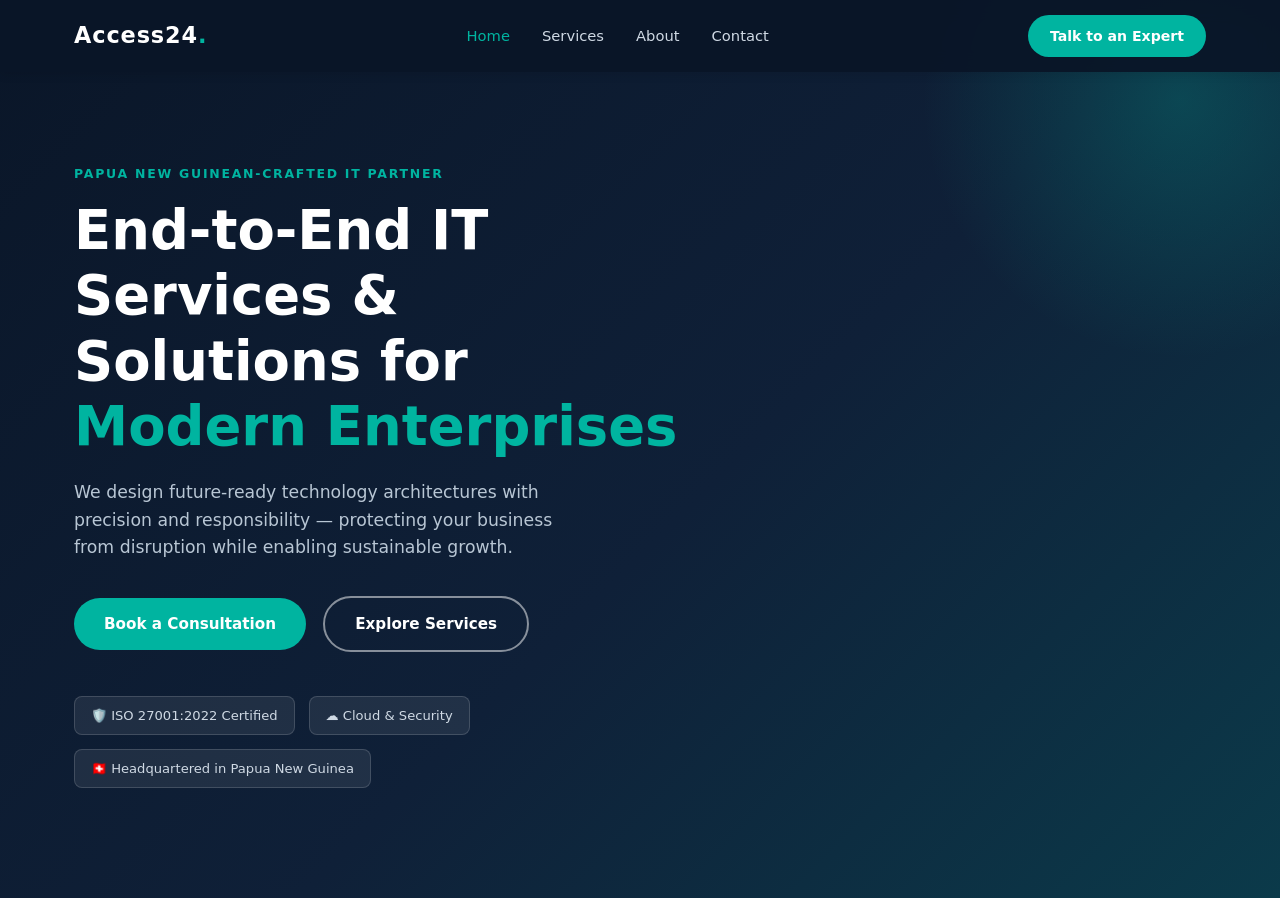
<file: Accee24-website/index.html>
<!DOCTYPE html>
<html lang="en">
<head>
<meta charset="UTF-8">
<meta name="viewport" content="width=device-width, initial-scale=1.0">
<title>NEXA — End-to-End IT Services &amp; Solutions</title>
<meta name="description" content="Access24 is a Papua New Guinean-crafted IT partner delivering IT advisory, cybersecurity, managed services, cloud infrastructure, and software solutions for modern enterprises.">
<link rel="stylesheet" href="styles.css">
</head>
<body>

<!-- ==================== HEADER ==================== -->
<header>
  <div class="container nav">
    <a href="index.html" class="logo">Access24<span>.</span></a>
    <nav>
      <ul class="nav-links" id="navLinks">
        <li><a href="index.html" class="active">Home</a></li>
        <li><a href="services.html">Services</a></li>
        <li><a href="about.html">About</a></li>
        <li><a href="contact.html">Contact</a></li>
      </ul>
    </nav>
    <a href="contact.html" class="btn btn-primary nav-cta">Talk to an Expert</a>
    <button class="burger" id="burgerBtn" aria-label="Menu">
      <span></span><span></span><span></span>
    </button>
  </div>
</header>

<main>
<!-- ==================== HERO ==================== -->
<section class="hero">
  <div class="container hero-grid">
    <div class="hero-content">
      <span class="eyebrow" style="color:var(--teal)">Papua New Guinean-Crafted IT Partner</span>
      <h1>End-to-End IT Services &amp; Solutions for <em>Modern Enterprises</em></h1>
      <p>We design future-ready technology architectures with precision and responsibility — protecting your business from disruption while enabling sustainable growth.</p>
      <a href="contact.html" class="btn btn-primary">Book a Consultation</a>
      <a href="services.html" class="btn btn-outline">Explore Services</a>
      <div class="hero-badges">
        <span class="badge">🛡️ ISO 27001:2022 Certified</span>
        <span class="badge">☁️ Cloud &amp; Security</span>
        <span class="badge">🇨🇭 Headquartered in Papua New Guinea</span>
      </div>
    </div>
    <div class="hero-card reveal">
      <h3>Trusted at Scale</h3>
      <div class="stat-row">
        <div><div class="stat-num" data-count="1000" data
</file>
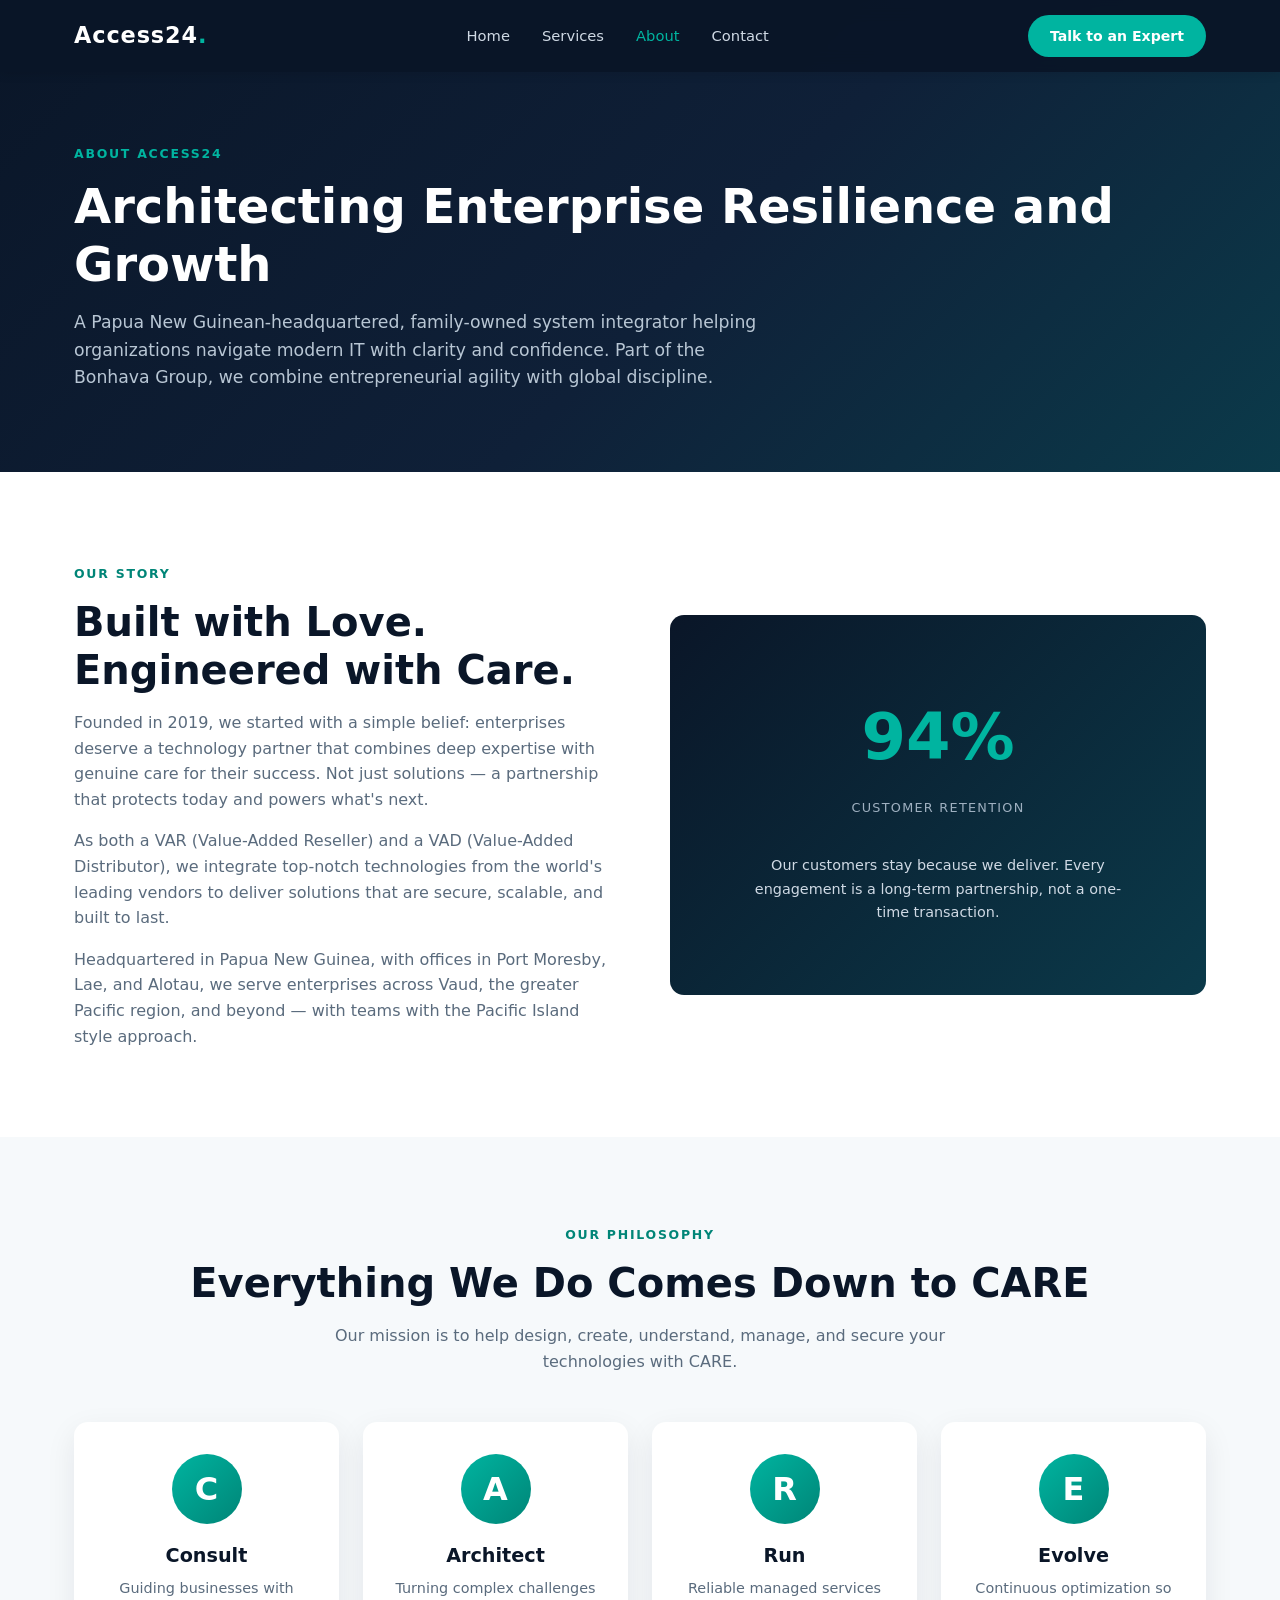
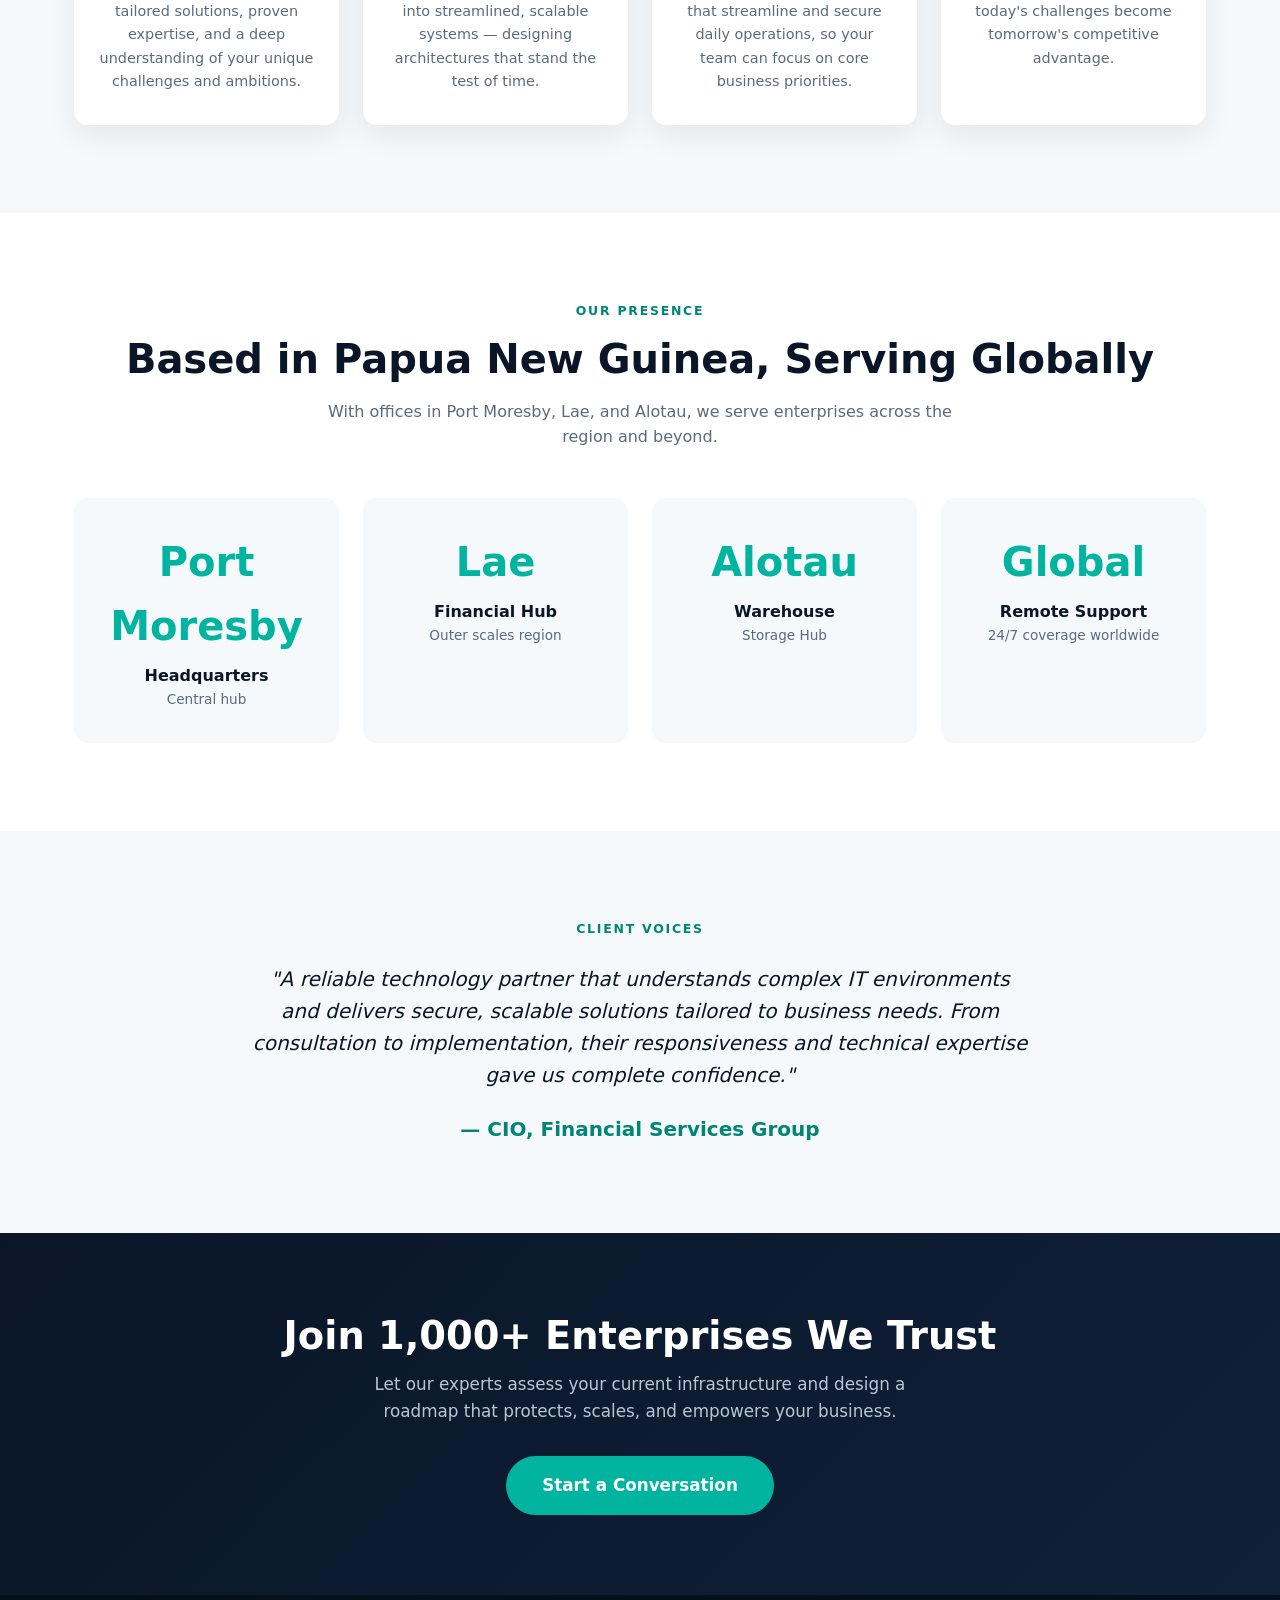
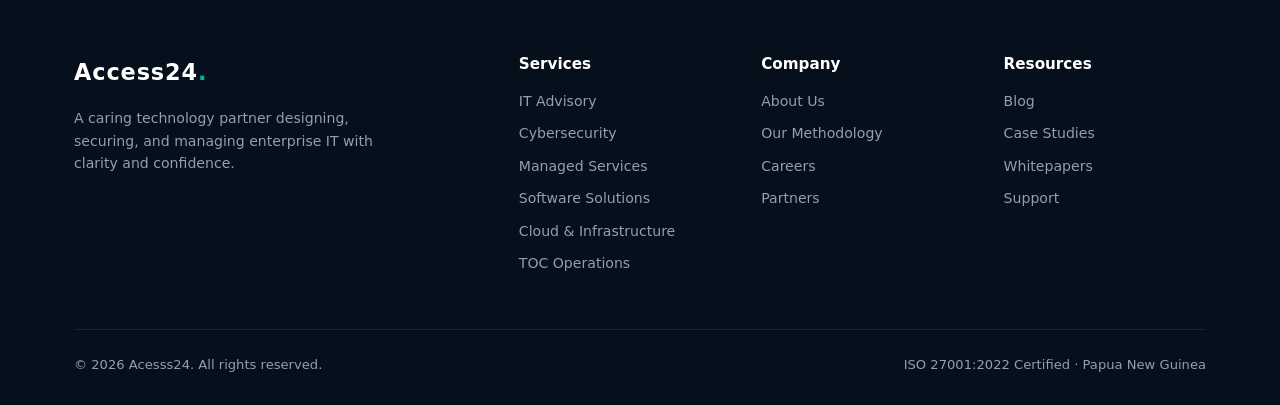
<file: Accee24-website/about.html>
<!DOCTYPE html>
<html lang="en">
<head>
<meta charset="UTF-8">
<meta name="viewport" content="width=device-width, initial-scale=1.0">
<title>About Us — Access24</title>
<meta name="description" content="Learn about Access24 — a Papua New Guinean-crafted IT partner founded in 2020. We combine entrepreneurial agility with disciplined world-class reach to deliver secure, scalable solutions.">
<link rel="stylesheet" href="styles.css">
</head>
<body>

<!-- ==================== HEADER ==================== -->
<header>
  <div class="container nav">
    <a href="index.html" class="logo">Access24<span>.</span></a>
    <nav>
      <ul class="nav-links" id="navLinks">
        <li><a href="index.html">Home</a></li>
        <li><a href="services.html">Services</a></li>
        <li><a href="about.html" class="active">About</a></li>
        <li><a href="contact.html">Contact</a></li>
      </ul>
    </nav>
    <a href="contact.html" class="btn btn-primary nav-cta">Talk to an Expert</a>
    <button class="burger" id="burgerBtn" aria-label="Menu">
      <span></span><span></span><span></span>
    </button>
  </div>
</header>

<main>
<!-- ==================== PAGE HERO ==================== -->
<section class="page-hero">
  <div class="container">
    <span class="eyebrow" style="color:var(--teal)">About Access24</span>
    <h1>Architecting Enterprise Resilience and Growth</h1>
    <p style="color:#b8c6d4;max-width:700px;margin-top:16px;font-size:1.08rem">A Papua New Guinean-headquartered, family-owned system integrator helping organizations navigate modern IT with clarity and confidence. Part of the Bonhava Group, we combine entrepreneurial agility with global discipline.</p>
  </div>
</section>

<!-- ==================== OUR STORY ==================== -->
<section class="about-story">
  <div class="container split">
    <div>
      <span class="eyebrow">Our Story</span>
      <h2 class="section-title">Built with Love. Engineered with Care.</h2>
      <p style="color:var(--muted);margin-bottom:16px">Founded in 2019, we started with a simple belief: enterprises deserve a technology partner that combines deep expertise with genuine care for their success. Not just solutions — a partnership that protects today and powers what's next.</p>
      <p style="color:var(--muted);margin-bottom:16px">As both a VAR (Value-Added Reseller) and a VAD (Value-Added Distributor), we integrate top-notch technologies from the world's leading vendors to deliver solutions that are secure, scalable, and built to last.</p>
      <p style="color:var(--muted)">Headquartered in Papua New Guinea, with offices in Port Moresby, Lae, and Alotau, we serve enterprises across Vaud, the greater Pacific region, and beyond — with teams with the Pacific Island style approach.</p>
    </div>
    <div class="visual reveal">
      <div class="big" data-count="94" data-suffix="%">0</div>
      <div style="letter-spacing:0.1em;text-transform:uppercase;font-size:0.8rem;color:#9fb0c0">Customer Retention</div>
      <div style="margin-top:26px;font-size:0.9rem;color:#cfd9e4;padding:0 40px;text-align:center">Our customers stay because we deliver. Every engagement is a long-term partnership, not a one-time transaction.</div>
    </div>
  </div>
</section>

<!-- ==================== CARE FRAMEWORK ==================== -->
<section class="care-section">
  <div class="container">
    <span class="eyebrow" style="display:block;text-align:center">Our Philosophy</span>
    <h2 class="section-title" style="text-align:center">Everything We Do Comes Down to CARE</h2>
    <p class="section-sub" style="text-align:center;margin-left:auto;margin-right:auto">Our mission is to help design, create, understand, manage, and secure your technologies with CARE.</p>
    <div class="care-grid">
      <div class="care-card reveal">
        <div class="care-letter">C</div>
        <h3>Consult</h3>
        <p>Guiding businesses with tailored solutions, proven expertise, and a deep understanding of your unique challenges and ambitions.</p>
      </div>
      <div class="care-card reveal">
        <div class="care-letter">A</div>
        <h3>Architect</h3>
        <p>Turning complex challenges into streamlined, scalable systems — designing architectures that stand the test of time.</p>
      </div>
      <div class="care-card reveal">
        <div class="care-letter">R</div>
        <h3>Run</h3>
        <p>Reliable managed services that streamline and secure daily operations, so your team can focus on core business priorities.</p>
      </div>
      <div class="care-card reveal">
        <div class="care-letter">E</div>
        <h3>Evolve</h3>
        <p>Continuous optimization so today's challenges become tomorrow's competitive advantage.</p>
      </div>
    </div>
  </div>
</section>

<!-- ==================== LOCATIONS & STATS ==================== -->
<section class="locations-section">
  <div class="container">
    <span class="eyebrow" style="display:block;text-align:center">Our Presence</span>
    <h2 class="section-title" style="text-align:center">Based in Papua New Guinea, Serving Globally</h2>
    <p class="section-sub" style="text-align:center;margin-left:auto;margin-right:auto">With offices in Port Moresby, Lae, and Alotau, we serve enterprises across the region and beyond.</p>
    <div class="stats-grid">
      <div class="stat-card reveal">
        <div class="stat-big">Port Moresby</div>
        <h4>Headquarters</h4>
        <p>Central hub</p>
      </div>
      <div class="stat-card reveal">
        <div class="stat-big">Lae</div>
        <h4>Financial Hub</h4>
        <p>Outer scales region</p>
      </div>
      <div class="stat-card reveal">
        <div class="stat-big">Alotau</div>
        <h4>Warehouse</h4>
        <p>Storage Hub</p>
      </div>
      <div class="stat-card reveal">
        <div class="stat-big">Global</div>
        <h4>Remote Support</h4>
        <p>24/7 coverage worldwide</p>
      </div>
    </div>
  </div>
</section>

<!-- ==================== TESTIMONIAL ==================== -->
<section class="quote-section">
  <div class="container">
    <span class="eyebrow" style="display:block;text-align:center">Client Voices</span>
    <blockquote>
      "A reliable technology partner that understands complex IT environments and delivers secure, scalable solutions tailored to business needs. From consultation to implementation, their responsiveness and technical expertise gave us complete confidence."
      <cite>— CIO, Financial Services Group</cite>
    </blockquote>
  </div>
</section>

<!-- ==================== CTA ==================== -->
<section class="cta-banner">
  <div class="container" style="text-align:center">
    <h2 style="color:#fff;font-size:clamp(1.6rem,3.2vw,2.4rem);margin-bottom:12px">Join 1,000+ Enterprises We Trust</h2>
    <p style="color:#b8c6d4;max-width:560px;margin:0 auto 32px;font-size:1.05rem">Let our experts assess your current infrastructure and design a roadmap that protects, scales, and empowers your business.</p>
    <a href="contact.html" class="btn btn-primary" style="font-size:1.05rem;padding:16px 36px">Start a Conversation</a>
  </div>
</section>
</main>

<!-- ==================== FOOTER ==================== -->
<footer>
  <div class="container">
    <div class="footer-grid">
      <div>
        <a href="index.html" class="logo">Access24<span>.</span></a>
        <p style="margin-top:16px;font-size:0.88rem;max-width:300px">A caring technology partner designing, securing, and managing enterprise IT with clarity and confidence.</p>
      </div>
      <div>
        <h4>Services</h4>
        <ul>
          <li><a href="services.html">IT Advisory</a></li>
          <li><a href="services.html">Cybersecurity</a></li>
          <li><a href="services.html">Managed Services</a></li>
          <li><a href="services.html">Software Solutions</a></li>
          <li><a href="services.html">Cloud &amp; Infrastructure</a></li>
          <li><a href="services.html">TOC Operations</a></li>
        </ul>
      </div>
      <div>
        <h4>Company</h4>
        <ul>
          <li><a href="about.html">About Us</a></li>
          <li><a href="about.html">Our Methodology</a></li>
          <li><a href="about.html">Careers</a></li>
          <li><a href="about.html">Partners</a></li>
        </ul>
      </div>
      <div>
        <h4>Resources</h4>
        <ul>
          <li><a href="#">Blog</a></li>
          <li><a href="#">Case Studies</a></li>
          <li><a href="#">Whitepapers</a></li>
          <li><a href="contact.html">Support</a></li>
        </ul>
      </div>
    </div>
    <div class="footer-bottom">
      <span>© <span id="yr"></span> Acesss24. All rights reserved.</span>
      <span>ISO 27001:2022 Certified · Papua New Guinea</span>
    </div>
  </div>
</footer>

<script src="script.js"></script>
</body>
</html>
</file>
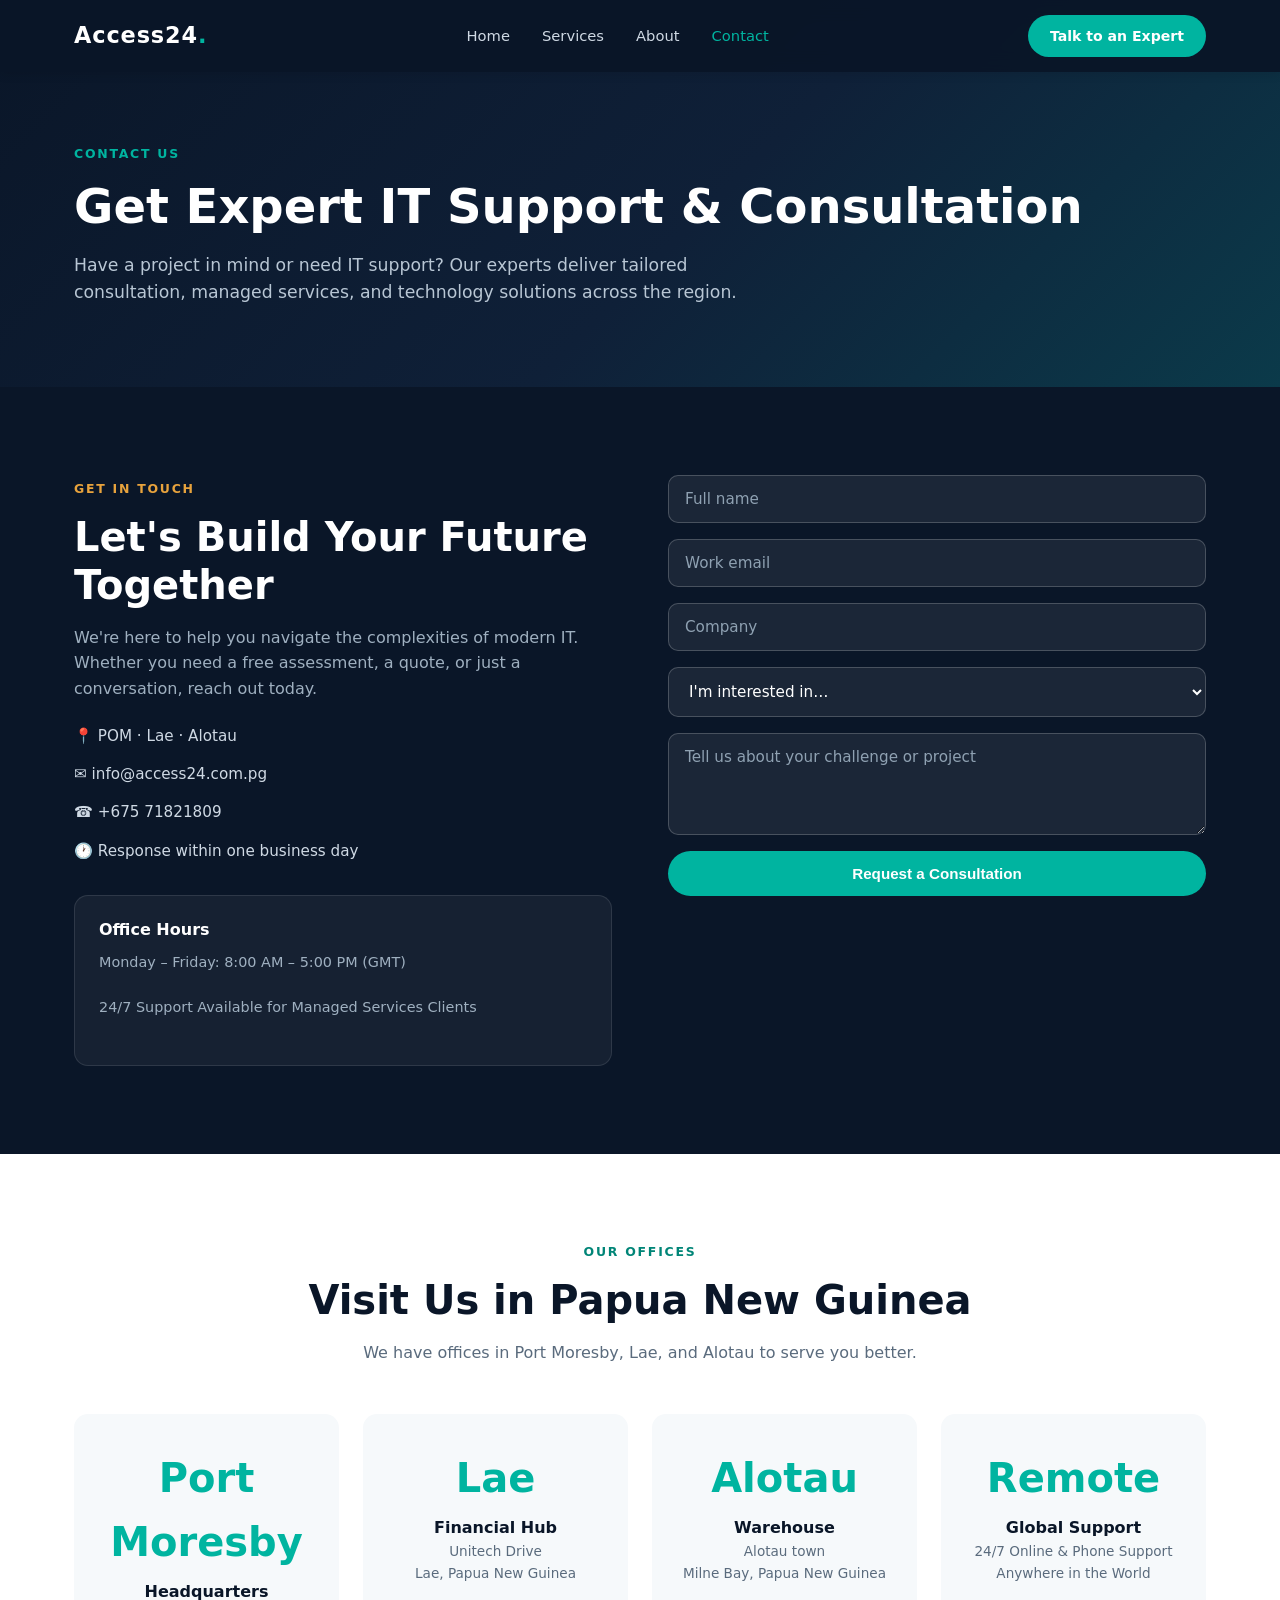
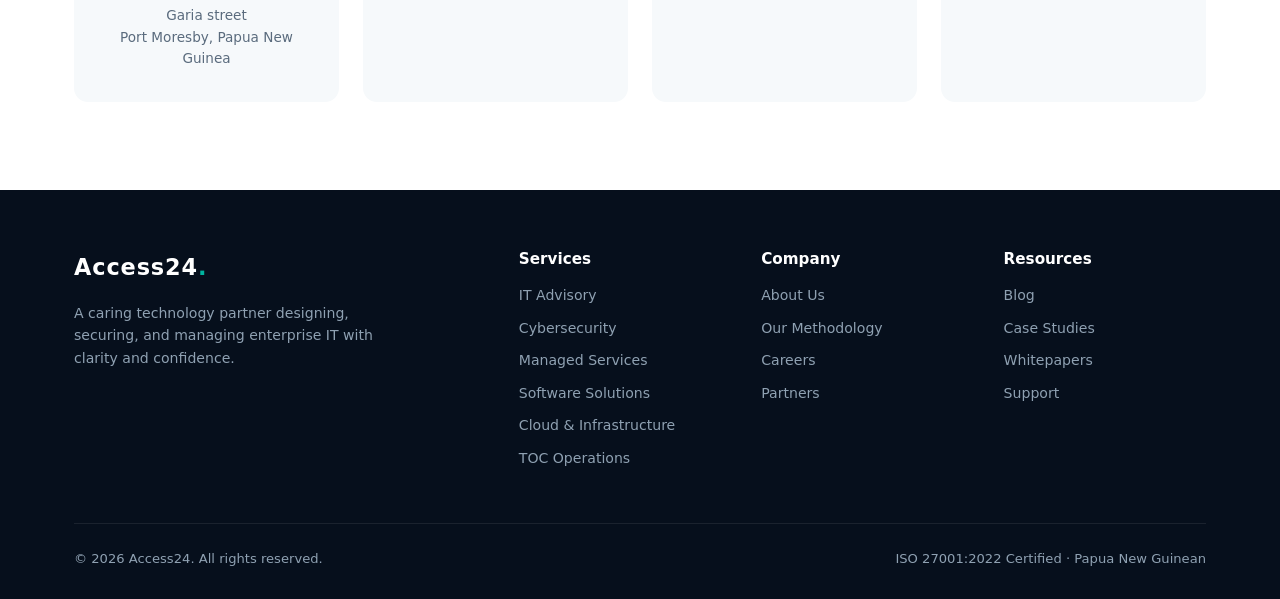
<file: Accee24-website/contact.html>
<!DOCTYPE html>
<html lang="en">
<head>
<meta charset="UTF-8">
<meta name="viewport" content="width=device-width, initial-scale=1.0">
<title>Contact Us — Access24 IT Solutions</title>
<meta name="description" content="Contact Access24 for expert IT support, consultation, and managed services in Papua New Guinea. Get a free assessment today.">
<link rel="stylesheet" href="styles.css">
</head>
<body>

<!-- ==================== HEADER ==================== -->
<header>
  <div class="container nav">
    <a href="index.html" class="logo">Access24<span>.</span></a>
    <nav>
      <ul class="nav-links" id="navLinks">
        <li><a href="index.html">Home</a></li>
        <li><a href="services.html">Services</a></li>
        <li><a href="about.html">About</a></li>
        <li><a href="contact.html" class="active">Contact</a></li>
      </ul>
    </nav>
    <a href="contact.html" class="btn btn-primary nav-cta">Talk to an Expert</a>
    <button class="burger" id="burgerBtn" aria-label="Menu">
      <span></span><span></span><span></span>
    </button>
  </div>
</header>

<main>
<!-- ==================== PAGE HERO ==================== -->
<section class="page-hero">
  <div class="container">
    <span class="eyebrow" style="color:var(--teal)">Contact Us</span>
    <h1>Get Expert IT Support &amp; Consultation</h1>
    <p style="color:#b8c6d4;max-width:700px;margin-top:16px;font-size:1.08rem">Have a project in mind or need IT support? Our experts deliver tailored consultation, managed services, and technology solutions across the region.</p>
  </div>
</section>

<!-- ==================== CONTACT SECTION ==================== -->
<section class="contact">
  <div class="container contact-grid">
    <div class="contact-info">
      <span class="eyebrow" style="color:var(--gold)">Get In Touch</span>
      <h2 class="section-title">Let's Build Your Future Together</h2>
      <p>We're here to help you navigate the complexities of modern IT. Whether you need a free assessment, a quote, or just a conversation, reach out today.</p>
      
      <div class="info-line">📍 POM · Lae · Alotau</div>
      <div class="info-line">✉️ info@access24.com.pg</div>
      <div class="info-line">☎️ +675 71821809</div>
      <div class="info-line">🕐 Response within one business day</div>
      
      <div style="margin-top:32px;padding:24px;background:rgba(255,255,255,0.05);border-radius:var(--radius);border:1px solid rgba(255,255,255,0.1)">
        <h4 style="color:#fff;margin-bottom:12px;font-size:1rem">Office Hours</h4>
        <p style="color:#9fb0c0;font-size:0.9rem">Monday – Friday: 8:00 AM – 5:00 PM (GMT)</p>
        <p style="color:#9fb0c0;font-size:0.9rem;margin-top:8px">24/7 Support Available for Managed Services Clients</p>
      </div>
    </div>
    
    <div>
      <form id="contactForm">
        <input type="text" name="name" placeholder="Full name" required>
        <input type="email" name="email" placeholder="Work email" required>
        <input type="text" name="company" placeholder="Company">
        <select name="interest" required>
          <option value="">I'm interested in…</option>
          <option value="advisory">IT Advisory &amp; Consulting</option>
          <option value="security">Cybersecurity</option>
          <option value="msp">Managed Services (MSP)</option>
          <option value="software">Software Solutions</option>
          <option value="cloud">Cloud &amp; Infrastructure</option>
          <option value="toc">Technology Operations Center</option>
        </select>
        <textarea name="message" rows="4" placeholder="Tell us about your challenge or project"></textarea>
        <button class="btn btn-primary" type="submit" style="width:100%">Request a Consultation</button>
      </form>
    </div>
  </div>
</section>

<!-- ==================== MAP / LOCATIONS ==================== -->
<section class="locations-section">
  <div class="container">
    <span class="eyebrow" style="display:block;text-align:center">Our Offices</span>
    <h2 class="section-title" style="text-align:center">Visit Us in Papua New Guinea</h2>
    <p class="section-sub" style="text-align:center;margin-left:auto;margin-right:auto">We have offices in Port Moresby, Lae, and Alotau to serve you better.</p>
    <div class="stats-grid">
      <div class="stat-card reveal">
        <div class="stat-big">Port Moresby</div>
        <h4>Headquarters</h4>
        <p>Garia street<br>Port Moresby, Papua New Guinea</p>
      </div>
      <div class="stat-card reveal">
        <div class="stat-big">Lae</div>
        <h4>Financial Hub</h4>
        <p>Unitech Drive<br>Lae, Papua New Guinea</p>
      </div>
      <div class="stat-card reveal">
        <div class="stat-big">Alotau</div>
        <h4>Warehouse</h4>
        <p>Alotau town<br>Milne Bay, Papua New Guinea</p>
      </div>
      <div class="stat-card reveal">
        <div class="stat-big">Remote</div>
        <h4>Global Support</h4>
        <p>24/7 Online &amp; Phone Support<br>Anywhere in the World</p>
      </div>
    </div>
  </div>
</section>
</main>

<!-- ==================== FOOTER ==================== -->
<footer>
  <div class="container">
    <div class="footer-grid">
      <div>
        <a href="index.html" class="logo">Access24<span>.</span></a>
        <p style="margin-top:16px;font-size:0.88rem;max-width:300px">A caring technology partner designing, securing, and managing enterprise IT with clarity and confidence.</p>
      </div>
      <div>
        <h4>Services</h4>
        <ul>
          <li><a href="services.html">IT Advisory</a></li>
          <li><a href="services.html">Cybersecurity</a></li>
          <li><a href="services.html">Managed Services</a></li>
          <li><a href="services.html">Software Solutions</a></li>
          <li><a href="services.html">Cloud &amp; Infrastructure</a></li>
          <li><a href="services.html">TOC Operations</a></li>
        </ul>
      </div>
      <div>
        <h4>Company</h4>
        <ul>
          <li><a href="about.html">About Us</a></li>
          <li><a href="about.html">Our Methodology</a></li>
          <li><a href="about.html">Careers</a></li>
          <li><a href="about.html">Partners</a></li>
        </ul>
      </div>
      <div>
        <h4>Resources</h4>
        <ul>
          <li><a href="#">Blog</a></li>
          <li><a href="#">Case Studies</a></li>
          <li><a href="#">Whitepapers</a></li>
          <li><a href="contact.html">Support</a></li>
        </ul>
      </div>
    </div>
    <div class="footer-bottom">
      <span>© <span id="yr"></span> Access24. All rights reserved.</span>
      <span>ISO 27001:2022 Certified · Papua New Guinean</span>
    </div>
  </div>
</footer>

<script src="script.js"></script>
</body>
</html>
</file>
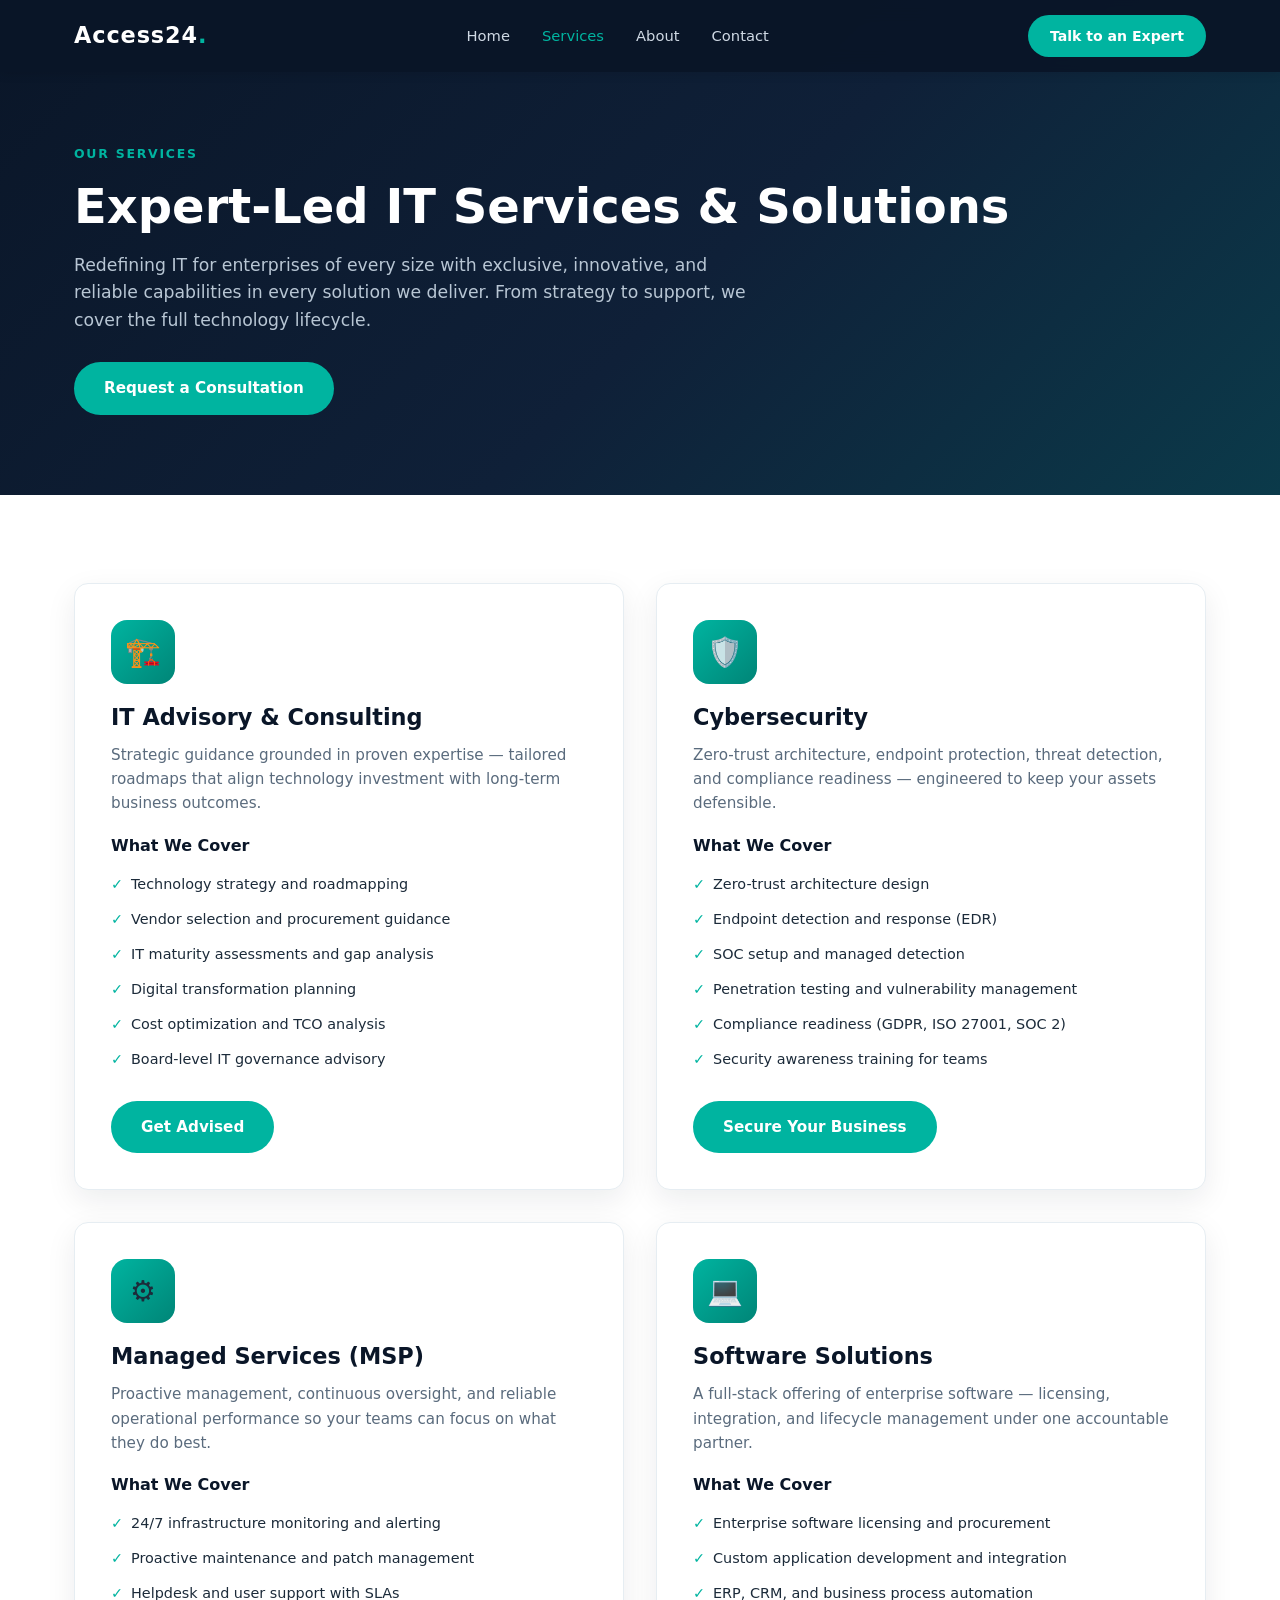
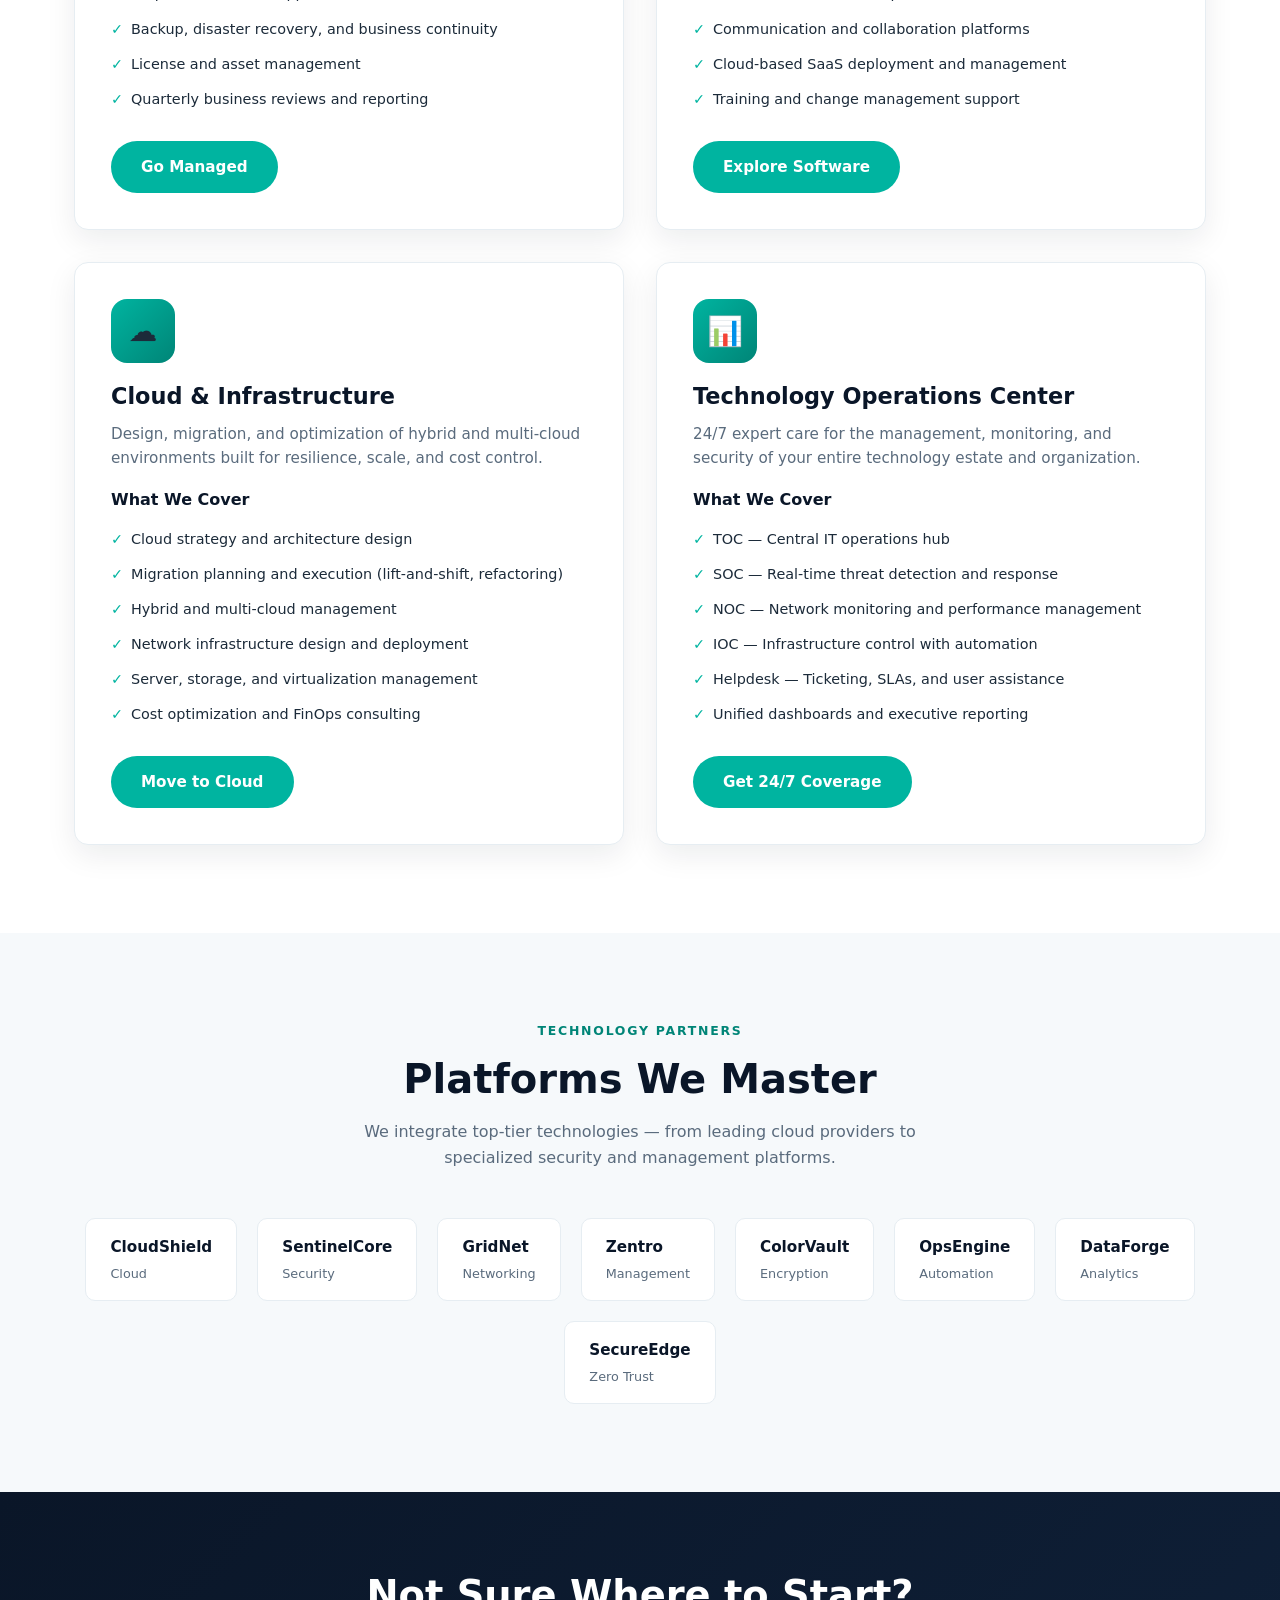
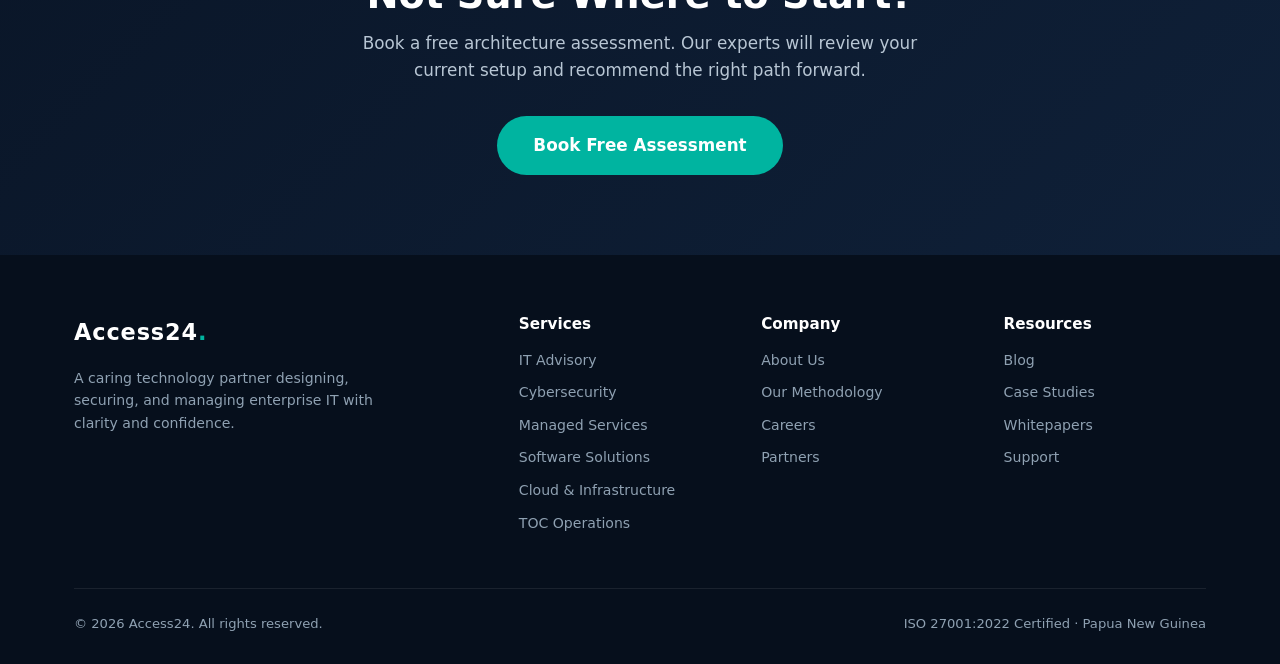
<file: Accee24-website/services.html>
<!DOCTYPE html>
<html lang="en">
<head>
<meta charset="UTF-8">
<meta name="viewport" content="width=device-width, initial-scale=1.0">
<title>Services — Access24 IT Solutions</title>
<meta name="description" content="Explore our full range of IT services: advisory, cybersecurity, managed services, software solutions, cloud infrastructure, and 24/7 operations.">
<link rel="stylesheet" href="styles.css">
</head>
<body>

<!-- ==================== HEADER ==================== -->
<header>
  <div class="container nav">
    <a href="index.html" class="logo">Access24<span>.</span></a>
    <nav>
      <ul class="nav-links" id="navLinks">
        <li><a href="index.html">Home</a></li>
        <li><a href="services.html" class="active">Services</a></li>
        <li><a href="about.html">About</a></li>
        <li><a href="contact.html">Contact</a></li>
      </ul>
    </nav>
    <a href="contact.html" class="btn btn-primary nav-cta">Talk to an Expert</a>
    <button class="burger" id="burgerBtn" aria-label="Menu">
      <span></span><span></span><span></span>
    </button>
  </div>
</header>

<main>
<!-- ==================== PAGE HERO ==================== -->
<section class="page-hero">
  <div class="container">
    <span class="eyebrow" style="color:var(--teal)">Our Services</span>
    <h1>Expert-Led IT Services &amp; Solutions</h1>
    <p style="color:#b8c6d4;max-width:700px;margin-top:16px;font-size:1.08rem">Redefining IT for enterprises of every size with exclusive, innovative, and reliable capabilities in every solution we deliver. From strategy to support, we cover the full technology lifecycle.</p>
    <div style="margin-top:28px">
      <a href="contact.html" class="btn btn-primary">Request a Consultation</a>
    </div>
  </div>
</section>

<!-- ==================== SERVICE DETAIL CARDS ==================== -->
<section class="services-detail">
  <div class="container">
    <div class="service-detail-grid">

      <!-- Service 1: IT Advisory -->
      <div class="service-card reveal">
        <div class="service-card-icon">🏗️</div>
        <h2>IT Advisory &amp; Consulting</h2>
        <p class="service-desc">Strategic guidance grounded in proven expertise — tailored roadmaps that align technology investment with long-term business outcomes.</p>
        <div class="service-features">
          <h3>What We Cover</h3>
          <ul>
            <li>Technology strategy and roadmapping</li>
            <li>Vendor selection and procurement guidance</li>
            <li>IT maturity assessments and gap analysis</li>
            <li>Digital transformation planning</li>
            <li>Cost optimization and TCO analysis</li>
            <li>Board-level IT governance advisory</li>
          </ul>
        </div>
        <div class="service-cta">
          <a href="contact.html" class="btn btn-primary">Get Advised</a>
        </div>
      </div>

      <!-- Service 2: Cybersecurity -->
      <div class="service-card reveal">
        <div class="service-card-icon">🛡️</div>
        <h2>Cybersecurity</h2>
        <p class="service-desc">Zero-trust architecture, endpoint protection, threat detection, and compliance readiness — engineered to keep your assets defensible.</p>
        <div class="service-features">
          <h3>What We Cover</h3>
          <ul>
            <li>Zero-trust architecture design</li>
            <li>Endpoint detection and response (EDR)</li>
            <li>SOC setup and managed detection</li>
            <li>Penetration testing and vulnerability management</li>
            <li>Compliance readiness (GDPR, ISO 27001, SOC 2)</li>
            <li>Security awareness training for teams</li>
          </ul>
        </div>
        <div class="service-cta">
          <a href="contact.html" class="btn btn-primary">Secure Your Business</a>
        </div>
      </div>

      <!-- Service 3: Managed Services -->
      <div class="service-card reveal">
        <div class="service-card-icon">⚙️</div>
        <h2>Managed Services (MSP)</h2>
        <p class="service-desc">Proactive management, continuous oversight, and reliable operational performance so your teams can focus on what they do best.</p>
        <div class="service-features">
          <h3>What We Cover</h3>
          <ul>
            <li>24/7 infrastructure monitoring and alerting</li>
            <li>Proactive maintenance and patch management</li>
            <li>Helpdesk and user support with SLAs</li>
            <li>Backup, disaster recovery, and business continuity</li>
            <li>License and asset management</li>
            <li>Quarterly business reviews and reporting</li>
          </ul>
        </div>
        <div class="service-cta">
          <a href="contact.html" class="btn btn-primary">Go Managed</a>
        </div>
      </div>

      <!-- Service 4: Software Solutions -->
      <div class="service-card reveal">
        <div class="service-card-icon">💻</div>
        <h2>Software Solutions</h2>
        <p class="service-desc">A full-stack offering of enterprise software — licensing, integration, and lifecycle management under one accountable partner.</p>
        <div class="service-features">
          <h3>What We Cover</h3>
          <ul>
            <li>Enterprise software licensing and procurement</li>
            <li>Custom application development and integration</li>
            <li>ERP, CRM, and business process automation</li>
            <li>Communication and collaboration platforms</li>
            <li>Cloud-based SaaS deployment and management</li>
            <li>Training and change management support</li>
          </ul>
        </div>
        <div class="service-cta">
          <a href="contact.html" class="btn btn-primary">Explore Software</a>
        </div>
      </div>

      <!-- Service 5: Cloud & Infrastructure -->
      <div class="service-card reveal">
        <div class="service-card-icon">☁️</div>
        <h2>Cloud &amp; Infrastructure</h2>
        <p class="service-desc">Design, migration, and optimization of hybrid and multi-cloud environments built for resilience, scale, and cost control.</p>
        <div class="service-features">
          <h3>What We Cover</h3>
          <ul>
            <li>Cloud strategy and architecture design</li>
            <li>Migration planning and execution (lift-and-shift, refactoring)</li>
            <li>Hybrid and multi-cloud management</li>
            <li>Network infrastructure design and deployment</li>
            <li>Server, storage, and virtualization management</li>
            <li>Cost optimization and FinOps consulting</li>
          </ul>
        </div>
        <div class="service-cta">
          <a href="contact.html" class="btn btn-primary">Move to Cloud</a>
        </div>
      </div>

      <!-- Service 6: Technology Operations Center -->
      <div class="service-card reveal">
        <div class="service-card-icon">📊</div>
        <h2>Technology Operations Center</h2>
        <p class="service-desc">24/7 expert care for the management, monitoring, and security of your entire technology estate and organization.</p>
        <div class="service-features">
          <h3>What We Cover</h3>
          <ul>
            <li>TOC — Central IT operations hub</li>
            <li>SOC — Real-time threat detection and response</li>
            <li>NOC — Network monitoring and performance management</li>
            <li>IOC — Infrastructure control with automation</li>
            <li>Helpdesk — Ticketing, SLAs, and user assistance</li>
            <li>Unified dashboards and executive reporting</li>
          </ul>
        </div>
        <div class="service-cta">
          <a href="contact.html" class="btn btn-primary">Get 24/7 Coverage</a>
        </div>
      </div>

    </div>
  </div>
</section>

<!-- ==================== TECH STACK ==================== -->
<section class="tech-stack">
  <div class="container">
    <span class="eyebrow" style="display:block;text-align:center">Technology Partners</span>
    <h2 class="section-title" style="text-align:center">Platforms We Master</h2>
    <p class="section-sub" style="text-align:center;margin-left:auto;margin-right:auto">We integrate top-tier technologies — from leading cloud providers to specialized security and management platforms.</p>
    <div class="tech-logos">
      <div class="tech-badge">CloudShield <small>Cloud</small></div>
      <div class="tech-badge">SentinelCore <small>Security</small></div>
      <div class="tech-badge">GridNet <small>Networking</small></div>
      <div class="tech-badge">Zentro <small>Management</small></div>
      <div class="tech-badge">ColorVault <small>Encryption</small></div>
      <div class="tech-badge">OpsEngine <small>Automation</small></div>
      <div class="tech-badge">DataForge <small>Analytics</small></div>
      <div class="tech-badge">SecureEdge <small>Zero Trust</small></div>
    </div>
  </div>
</section>

<!-- ==================== CTA ==================== -->
<section class="cta-banner">
  <div class="container" style="text-align:center">
    <h2 style="color:#fff;font-size:clamp(1.6rem,3.2vw,2.4rem);margin-bottom:12px">Not Sure Where to Start?</h2>
    <p style="color:#b8c6d4;max-width:560px;margin:0 auto 32px;font-size:1.05rem">Book a free architecture assessment. Our experts will review your current setup and recommend the right path forward.</p>
    <a href="contact.html" class="btn btn-primary" style="font-size:1.05rem;padding:16px 36px">Book Free Assessment</a>
  </div>
</section>
</main>

<!-- ==================== FOOTER ==================== -->
<footer>
  <div class="container">
    <div class="footer-grid">
      <div>
        <a href="index.html" class="logo">Access24<span>.</span></a>
        <p style="margin-top:16px;font-size:0.88rem;max-width:300px">A caring technology partner designing, securing, and managing enterprise IT with clarity and confidence.</p>
      </div>
      <div>
        <h4>Services</h4>
        <ul>
          <li><a href="services.html">IT Advisory</a></li>
          <li><a href="services.html">Cybersecurity</a></li>
          <li><a href="services.html">Managed Services</a></li>
          <li><a href="services.html">Software Solutions</a></li>
          <li><a href="services.html">Cloud &amp; Infrastructure</a></li>
          <li><a href="services.html">TOC Operations</a></li>
        </ul>
      </div>
      <div>
        <h4>Company</h4>
        <ul>
          <li><a href="about.html">About Us</a></li>
          <li><a href="about.html">Our Methodology</a></li>
          <li><a href="about.html">Careers</a></li>
          <li><a href="about.html">Partners</a></li>
        </ul>
      </div>
      <div>
        <h4>Resources</h4>
        <ul>
          <li><a href="#">Blog</a></li>
          <li><a href="#">Case Studies</a></li>
          <li><a href="#">Whitepapers</a></li>
          <li><a href="contact.html">Support</a></li>
        </ul>
      </div>
    </div>
    <div class="footer-bottom">
      <span>© <span id="yr"></span> Access24. All rights reserved.</span>
      <span>ISO 27001:2022 Certified · Papua New Guinea</span>
    </div>
  </div>
</footer>

<script src="script.js"></script>
</body>
</html>
</file>
<file: Accee24-website/styles.css>
/* =========================================
   NEXA - Enterprise IT Services Website
   Stylesheet
   ========================================= */

:root {
  --navy: #0a1628;
  --navy-2: #0f2038;
  --teal: #00b4a0;
  --teal-dark: #008577;
  --gold: #e8a33d;
  --text: #1c2b3a;
  --muted: #5a6b7d;
  --bg: #f6f9fb;
  --white: #ffffff;
  --radius: 14px;
  --shadow: 0 10px 30px rgba(10, 22, 40, 0.08);
  --transition: all 0.3s ease;
}

* {
  margin: 0;
  padding: 0;
  box-sizing: border-box;
}

html {
  scroll-behavior: smooth;
}

body {
  font-family: 'Segoe UI', system-ui, -apple-system, sans-serif;
  color: var(--text);
  background: var(--white);
  line-height: 1.6;
}

img {
  max-width: 100%;
  display: block;
}

a {
  text-decoration: none;
  color: inherit;
  transition: var(--transition);
}

ul {
  list-style: none;
}

.container {
  max-width: 1180px;
  margin: 0 auto;
  padding: 0 24px;
}

section {
  padding: 88px 0;
}

h1, h2, h3, h4 {
  line-height: 1.2;
  color: var(--navy);
}

.eyebrow {
  display: inline-block;
  font-size: 0.78rem;
  font-weight: 700;
  letter-spacing: 0.14em;
  text-transform: uppercase;
  color: var(--teal-dark);
  margin-bottom: 14px;
}

.section-title {
  font-size: clamp(1.7rem, 3.4vw, 2.5rem);
  margin-bottom: 16px;
}

.section-sub {
  color: var(--muted);
  max-width: 640px;
  margin-bottom: 48px;
}

.btn {
  display: inline-block;
  padding: 14px 30px;
  border-radius: 50px;
  font-weight: 600;
  font-size: 0.95rem;
  transition: var(--transition);
  cursor: pointer;
  border: none;
  text-align: center;
}

.btn-primary {
  background: var(--teal);
  color: var(--white);
}

.btn-primary:hover {
  background: var(--teal-dark);
  transform: translateY(-2px);
}

.btn-outline {
  border: 2px solid rgba(255, 255, 255, 0.5);
  color: var(--white);
  margin-left: 12px;
}

.btn-outline:hover {
  background: rgba(255, 255, 255, 0.12);
}

/* ==================== HEADER ==================== */
header {
  position: fixed;
  top: 0;
  left: 0;
  right: 0;
  z-index: 100;
  background: rgba(10, 22, 40, 0.95);
  backdrop-filter: blur(10px);
  box-shadow: 0 2px 10px rgba(0,0,0,0.1);
}

.nav {
  display: flex;
  align-items: center;
  justify-content: space-between;
  height: 72px;
}

.logo {
  font-size: 1.4rem;
  font-weight: 800;
  color: var(--white);
  letter-spacing: 0.04em;
}

.logo span {
  color: var(--teal);
}

.nav-links {
  display: flex;
  gap: 32px;
}

.nav-links a {
  color: #cfd9e4;
  font-size: 0.92rem;
  font-weight: 500;
}

.nav-links a:hover,
.nav-links a.active {
  color: var(--teal);
}

.nav-cta {
  padding: 10px 22px;
  font-size: 0.88rem;
}

.burger {
  display: none;
  flex-direction: column;
  gap: 5px;
  background: none;
  border: none;
  cursor: pointer;
}

.burger span {
  width: 24px;
  height: 2px;
  background: var(--white);
  transition: var(--transition);
}

/* ==================== HERO ==================== */
.hero {
  background: linear-gradient(135deg, var(--navy) 0%, var(--navy-2) 55%, #0b3a4a 100%);
  color: var(--white);
  padding: 160px 0 110px;
  position: relative;
  overflow: hidden;
}

.hero::after {
  content: "";
  position: absolute;
  right: -160px;
  top: -160px;
  width: 520px;
  height: 520px;
  border-radius: 50%;
  background: radial-gradient(circle, rgba(0, 180, 160, 0.25), transparent 70%);
}

.hero-grid {
  display: grid;
  grid-template-columns: 1.15fr 0.85fr;
  gap: 56px;
  align-items: center;
  position: relative;
  z-index: 1;
}

.hero h1 {
  color: var(--white);
  font-size: clamp(2.1rem, 4.6vw, 3.4rem);
  margin-bottom: 20px;
}

.hero h1 em {
  font-style: normal;
  color: var(--teal);
}

.hero p {
  color: #b8c6d4;
  font-size: 1.08rem;
  max-width: 520px;
  margin-bottom: 34px;
}

.hero-badges {
  display: flex;
  gap: 14px;
  flex-wrap: wrap;
  margin-top: 44px;
}

.badge {
  background: rgba(255, 255, 255, 0.08);
  border: 1px solid rgba(255, 255, 255, 0.15);
  border-radius: 8px;
  padding: 8px 16px;
  font-size: 0.82rem;
  color: #cfd9e4;
}

.hero-card {
  background: rgba(255, 255, 255, 0.06);
  border: 1px solid rgba(255, 255, 255, 0.14);
  border-radius: var(--radius);
  padding: 34px;
}

.hero-card h3 {
  color: var(--white);
  margin-bottom: 20px;
  font-size: 1.05rem;
  letter-spacing: 0.05em;
  text-transform: uppercase;
}

.stat-row {
  display: flex;
  justify-content: space-between;
  padding: 14px 0;
  border-bottom: 1px solid rgba(255, 255, 255, 0.1);
}

.stat-row:last-child {
  border: none;
}

.stat-num {
  font-size: 1.5rem;
  font-weight: 800;
  color: var(--teal);
}

.stat-lbl {
  font-size: 0.85rem;
  color: #9fb0c0;
}

/* ==================== TRUST BAR ==================== */
.trustbar {
  background: var(--bg);
  padding: 34px 0;
  border-bottom: 1px solid #e4ecf1;
}

.trust-inner {
  display: flex;
  justify-content: center;
  gap: 56px;
  flex-wrap: wrap;
  align-items: center;
}

.trust-label {
  font-size: 0.8rem;
  font-weight: 700;
  letter-spacing: 0.12em;
  text-transform: uppercase;
  color: var(--muted);
}

.trust-logos {
  display: flex;
  gap: 44px;
  flex-wrap: wrap;
  justify-content: center;
  font-weight: 700;
  color: #9aabb8;
  font-size: 1.05rem;
}

/* ==================== SERVICE CARDS ==================== */
.services-preview {
  background: var(--white);
}

.card-grid {
  display: grid;
  grid-template-columns: repeat(3, 1fr);
  gap: 28px;
}

.card {
  background: var(--white);
  border: 1px solid #e6edf2;
  border-radius: var(--radius);
  padding: 32px;
  box-shadow: var(--shadow);
  transition: var(--transition);
  display: flex;
  flex-direction: column;
}

.card:hover {
  transform: translateY(-6px);
  border-color: var(--teal);
}

.card-icon {
  width: 52px;
  height: 52px;
  border-radius: 12px;
  background: linear-gradient(135deg, var(--teal), var(--teal-dark));
  display: flex;
  align-items: center;
  justify-content: center;
  font-size: 1.4rem;
  margin-bottom: 20px;
}

.card h3 {
  font-size: 1.12rem;
  margin-bottom: 10px;
}

.card p {
  color: var(--muted);
  font-size: 0.93rem;
  flex-grow: 1;
}

.card-link {
  margin-top: 16px;
  font-weight: 600;
  color: var(--teal-dark);
  font-size: 0.9rem;
}

.card-link:hover {
  color: var(--teal);
}

/* ==================== LIFECYCLE ==================== */
.lifecycle {
  background: var(--navy);
  color: var(--white);
}

.lifecycle .section-title,
.lifecycle h3 {
  color: var(--white);
}

.lifecycle .section-sub {
  color: #9fb0c0;
}

.phases {
  display: grid;
  grid-template-columns: repeat(3, 1fr);
  gap: 20px;
}

.phase {
  background: rgba(255, 255, 255, 0.05);
  border: 1px solid rgba(255, 255, 255, 0.12);
  border-radius: var(--radius);
  padding: 26px;
  position: relative;
  transition: var(--transition);
}

.phase:hover {
  background: rgba(255, 255, 255, 0.08);
}

.phase-num {
  font-size: 0.75rem;
  font-weight: 800;
  color: var(--gold);
  letter-spacing: 0.15em;
  margin-bottom: 10px;
}

.phase h3 {
  font-size: 1.02rem;
  margin-bottom: 8px;
}

.phase p {
  font-size: 0.86rem;
  color: #9fb0c0;
}

/* ==================== OPERATIONS (TOC) ==================== */
.toc-section {
  background: var(--bg);
}

.ops {
  display: grid;
  grid-template-columns: repeat(5, 1fr);
  gap: 22px;
}

.op {
  text-align: center;
  padding: 30px 20px;
  border-radius: var(--radius);
  background: var(--white);
  transition: var(--transition);
  box-shadow: var(--shadow);
}

.op:hover {
  background: #e6f6f4;
  transform: translateY(-4px);
}

.op-abbr {
  font-size: 1.5rem;
  font-weight: 800;
  color: var(--teal-dark);
  margin-bottom: 8px;
}

.op p {
  font-size: 0.86rem;
  color: var(--muted);
}

/* ==================== ABOUT PREVIEW ==================== */
.about-preview {
  background: var(--white);
}

.split {
  display: grid;
  grid-template-columns: 1fr 1fr;
  gap: 60px;
  align-items: center;
}

.care-list {
  list-style: none;
  margin-top: 24px;
}

.care-list li {
  display: flex;
  gap: 14px;
  margin-bottom: 18px;
  font-size: 0.95rem;
}

.care-list b {
  color: var(--teal-dark);
}

.check {
  color: var(--teal);
  font-weight: 800;
  font-size: 1.1rem;
}

.visual {
  background: linear-gradient(135deg, var(--navy), #0b3a4a);
  border-radius: var(--radius);
  min-height: 380px;
  display: flex;
  align-items: center;
  justify-content: center;
  color: var(--white);
  flex-direction: column;
  gap: 10px;
  padding: 40px;
}

.visual .big {
  font-size: 4rem;
  font-weight: 800;
  color: var(--teal);
}

/* ==================== TESTIMONIAL ==================== */
.quote-section {
  background: var(--bg);
}

.quote-section .eyebrow {
  margin-bottom: 24px;
}

blockquote {
  max-width: 780px;
  margin: 0 auto;
  text-align: center;
  font-size: 1.25rem;
  color: var(--navy);
  font-style: italic;
  line-height: 1.6;
}

cite {
  display: block;
  margin-top: 22px;
  font-style: normal;
  font-weight: 700;
  color: var(--teal-dark);
}

/* ==================== CTA BANNER ==================== */
.cta-banner {
  background: linear-gradient(135deg, var(--navy) 0%, var(--navy-2) 100%);
  color: var(--white);
  padding: 80px 0;
}

/* ==================== PAGE HERO ==================== */
.page-hero {
  background: linear-gradient(135deg, var(--navy) 0%, var(--navy-2) 55%, #0b3a4a 100%);
  color: var(--white);
  padding: 140px 0 80px;
}

.page-hero h1 {
  color: var(--white);
  font-size: clamp(2rem, 4vw, 3rem);
}

/* ==================== SERVICES DETAIL ==================== */
.services-detail {
  background: var(--white);
}

.service-detail-grid {
  display: grid;
  grid-template-columns: repeat(2, 1fr);
  gap: 32px;
}

.service-card {
  background: var(--white);
  border: 1px solid #e6edf2;
  border-radius: var(--radius);
  padding: 36px;
  box-shadow: var(--shadow);
  transition: var(--transition);
}

.service-card:hover {
  border-color: var(--teal);
  box-shadow: 0 14px 40px rgba(0, 180, 160, 0.15);
}

.service-card-icon {
  width: 64px;
  height: 64px;
  border-radius: 16px;
  background: linear-gradient(135deg, var(--teal), var(--teal-dark));
  display: flex;
  align-items: center;
  justify-content: center;
  font-size: 1.8rem;
  margin-bottom: 20px;
}

.service-card h2 {
  font-size: 1.4rem;
  margin-bottom: 12px;
}

.service-desc {
  color: var(--muted);
  font-size: 0.95rem;
  margin-bottom: 20px;
}

.service-features h3 {
  font-size: 1rem;
  margin-bottom: 12px;
  color: var(--navy);
}

.service-features ul {
  margin-bottom: 24px;
}

.service-features li {
  padding: 6px 0;
  font-size: 0.9rem;
  color: var(--text);
  position: relative;
  padding-left: 20px;
}

.service-features li::before {
  content: "✓";
  position: absolute;
  left: 0;
  color: var(--teal);
  font-weight: 800;
}

.service-cta {
  margin-top: 10px;
}

/* ==================== TECH STACK ==================== */
.tech-stack {
  background: var(--bg);
}

.tech-logos {
  display: flex;
  flex-wrap: wrap;
  justify-content: center;
  gap: 20px;
  margin-top: 32px;
}

.tech-badge {
  background: var(--white);
  border: 1px solid #e6edf2;
  border-radius: 10px;
  padding: 16px 24px;
  font-weight: 700;
  color: var(--navy);
  font-size: 0.95rem;
  transition: var(--transition);
}

.tech-badge small {
  display: block;
  font-weight: 400;
  color: var(--muted);
  font-size: 0.8rem;
  margin-top: 4px;
}

.tech-badge:hover {
  border-color: var(--teal);
  transform: translateY(-3px);
}

/* ==================== ABOUT STORY ==================== */
.about-story {
  background: var(--white);
}

/* ==================== CARE SECTION ==================== */
.care-section {
  background: var(--bg);
}

.care-grid {
  display: grid;
  grid-template-columns: repeat(4, 1fr);
  gap: 24px;
  margin-top: 48px;
}

.care-card {
  background: var(--white);
  border-radius: var(--radius);
  padding: 32px 24px;
  text-align: center;
  box-shadow: var(--shadow);
  transition: var(--transition);
}

.care-card:hover {
  transform: translateY(-6px);
  border-bottom: 4px solid var(--teal);
}

.care-letter {
  width: 70px;
  height: 70px;
  border-radius: 50%;
  background: linear-gradient(135deg, var(--teal), var(--teal-dark));
  color: var(--white);
  font-size: 2rem;
  font-weight: 800;
  display: flex;
  align-items: center;
  justify-content: center;
  margin: 0 auto 20px;
}

.care-card h3 {
  font-size: 1.2rem;
  margin-bottom: 10px;
}

.care-card p {
  color: var(--muted);
  font-size: 0.9rem;
}

/* ==================== LOCATIONS / STATS ==================== */
.locations-section {
  background: var(--white);
}

.stats-grid {
  display: grid;
  grid-template-columns: repeat(4, 1fr);
  gap: 24px;
  margin-top: 48px;
}

.stat-card {
  text-align: center;
  padding: 32px 20px;
  background: var(--bg);
  border-radius: var(--radius);
  transition: var(--transition);
}

.stat-card:hover {
  background: #e6f6f4;
}

.stat-card .stat-big {
  font-size: 2.5rem;
  font-weight: 800;
  color: var(--teal);
  margin-bottom: 8px;
}

.stat-card h4 {
  font-size: 1rem;
  margin-bottom: 4px;
}

.stat-card p {
  color: var(--muted);
  font-size: 0.85rem;
}

/* ==================== CONTACT ==================== */
.contact {
  background: var(--navy);
  color: var(--white);
}

.contact .section-title {
  color: var(--white);
}

.contact-grid {
  display: grid;
  grid-template-columns: 1fr 1fr;
  gap: 56px;
}

.contact-info p {
  color: #9fb0c0;
  margin-bottom: 22px;
}

.info-line {
  display: flex;
  gap: 12px;
  margin-bottom: 14px;
  color: #cfd9e4;
  font-size: 0.95rem;
}

form {
  display: grid;
  gap: 16px;
}

input,
textarea,
select {
  width: 100%;
  padding: 14px 16px;
  border-radius: 10px;
  border: 1px solid rgba(255, 255, 255, 0.2);
  background: rgba(255, 255, 255, 0.07);
  color: var(--white);
  font-family: inherit;
  font-size: 0.95rem;
  transition: var(--transition);
}

input::placeholder,
textarea::placeholder {
  color: #8fa1b2;
}

input:focus,
textarea:focus,
select:focus {
  outline: 2px solid var(--teal);
  border-color: var(--teal);
}

select option {
  background: var(--navy);
  color: var(--white);
}

/* ==================== FOOTER ==================== */
footer {
  background: #060f1c;
  color: #8fa1b2;
  padding: 60px 0 30px;
}

.footer-grid {
  display: grid;
  grid-template-columns: 2fr 1fr 1fr 1fr;
  gap: 40px;
  margin-bottom: 44px;
}

footer h4 {
  color: var(--white);
  margin-bottom: 16px;
  font-size: 0.95rem;
}

footer ul li {
  margin-bottom: 10px;
  font-size: 0.88rem;
}

footer a:hover {
  color: var(--teal);
}

.footer-bottom {
  border-top: 1px solid rgba(255, 255, 255, 0.08);
  padding-top: 24px;
  font-size: 0.82rem;
  display: flex;
  justify-content: space-between;
  flex-wrap: wrap;
  gap: 12px;
}

/* ==================== ANIMATIONS ==================== */
.reveal {
  opacity: 0;
  transform: translateY(24px);
  transition: opacity 0.6s ease, transform 0.6s ease;
}

.reveal.visible {
  opacity: 1;
  transform: translateY(0);
}

/* ==================== RESPONSIVE ==================== */
@media (max-width: 992px) {
  .card-grid,
  .phases,
  .service-detail-grid {
    grid-template-columns: repeat(2, 1fr);
  }

  .ops {
    grid-template-columns: repeat(3, 1fr);
  }

  .hero-grid,
  .split,
  .contact-grid {
    grid-template-columns: 1fr;
  }

  .footer-grid {
    grid-template-columns: 1fr 1fr;
  }

  .care-grid,
  .stats-grid {
    grid-template-columns: repeat(2, 1fr);
  }
}

@media (max-width: 600px) {
  .card-grid,
  .phases,
  .service-detail-grid,
  .ops,
  .care-grid,
  .stats-grid {
    grid-template-columns: 1fr;
  }

  .nav-links {
    display: none;
    position: absolute;
    top: 72px;
    left: 0;
    right: 0;
    background: var(--navy);
    flex-direction: column;
    padding: 24px;
    gap: 18px;
    border-top: 1px solid rgba(255,255,255,0.1);
  }

  .nav-links.open {
    display: flex;
  }

  .burger {
    display: flex;
  }

  .btn-outline {
    margin: 12px 0 0;
  }

  .footer-grid {
    grid-template-columns: 1fr;
  }

  .hero {
    padding: 120px 0 80px;
  }

  section {
    padding: 60px 0;
  }
}
</file>
